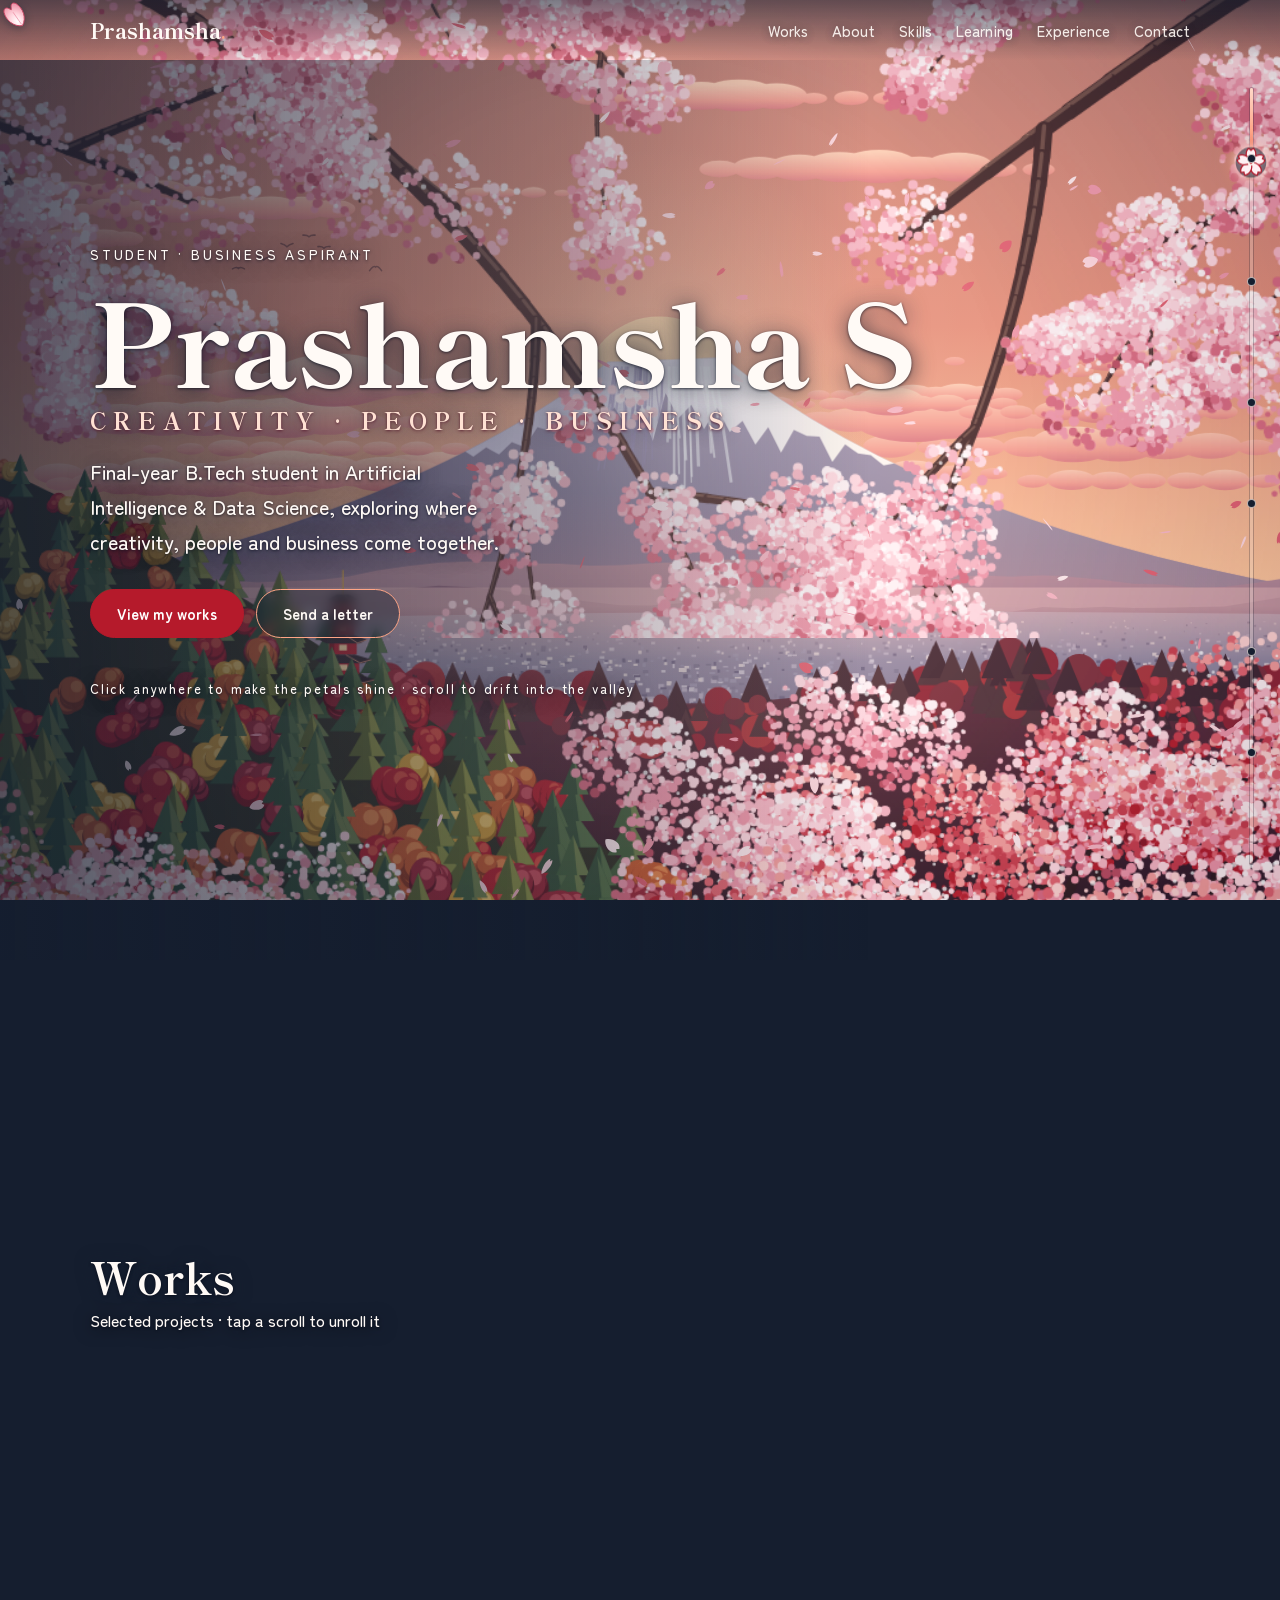
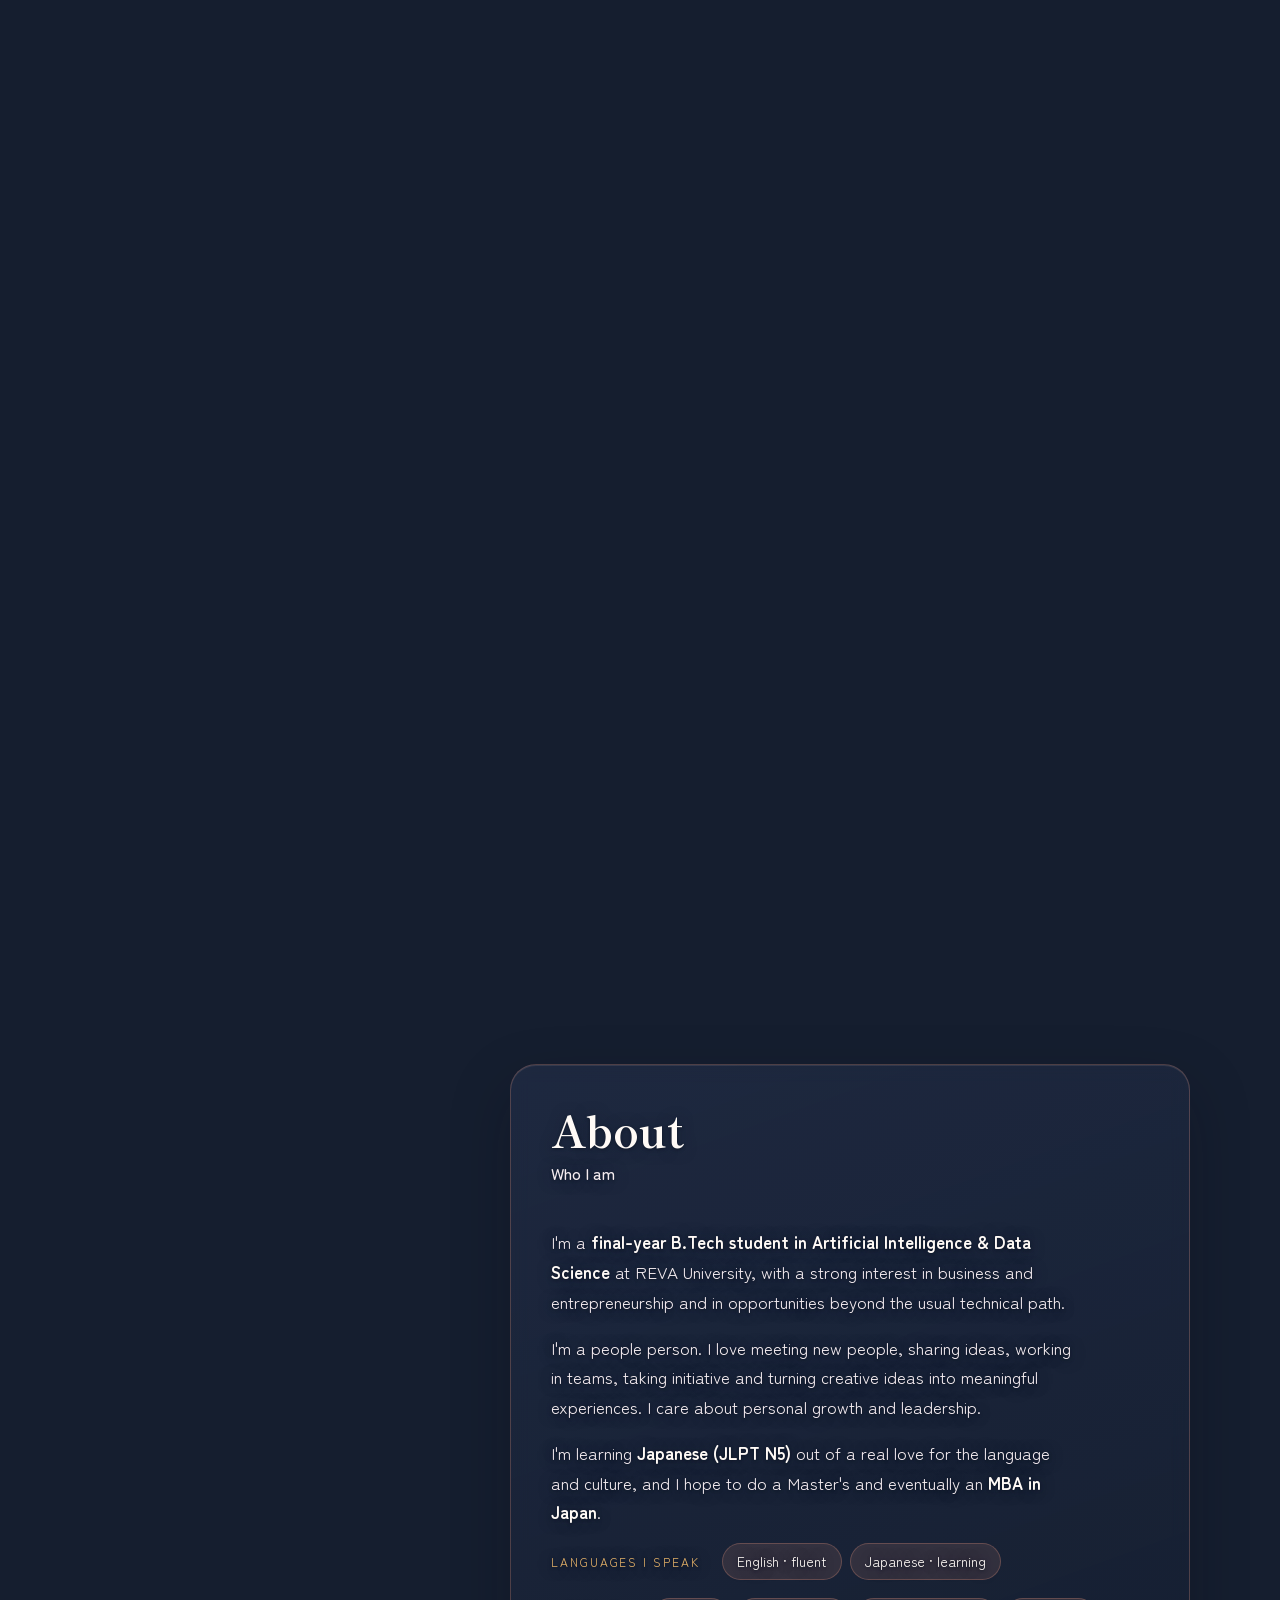
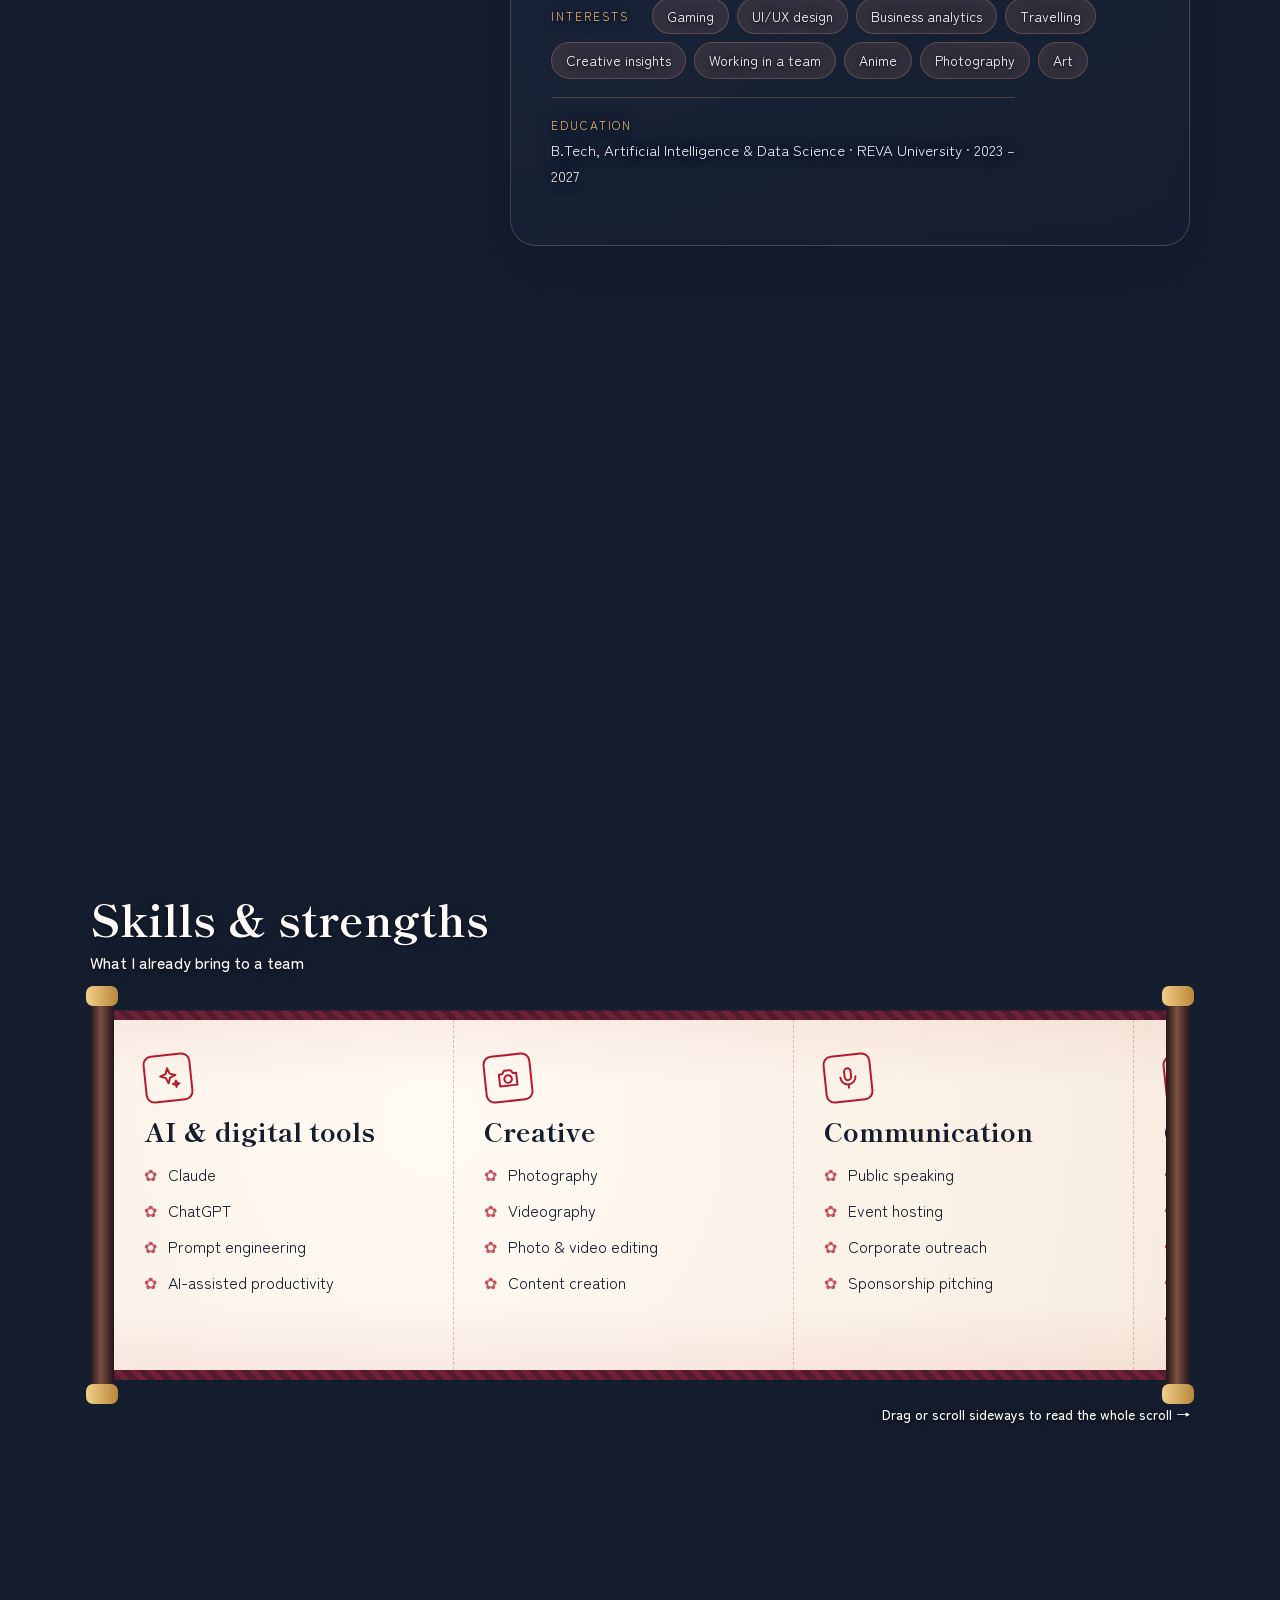
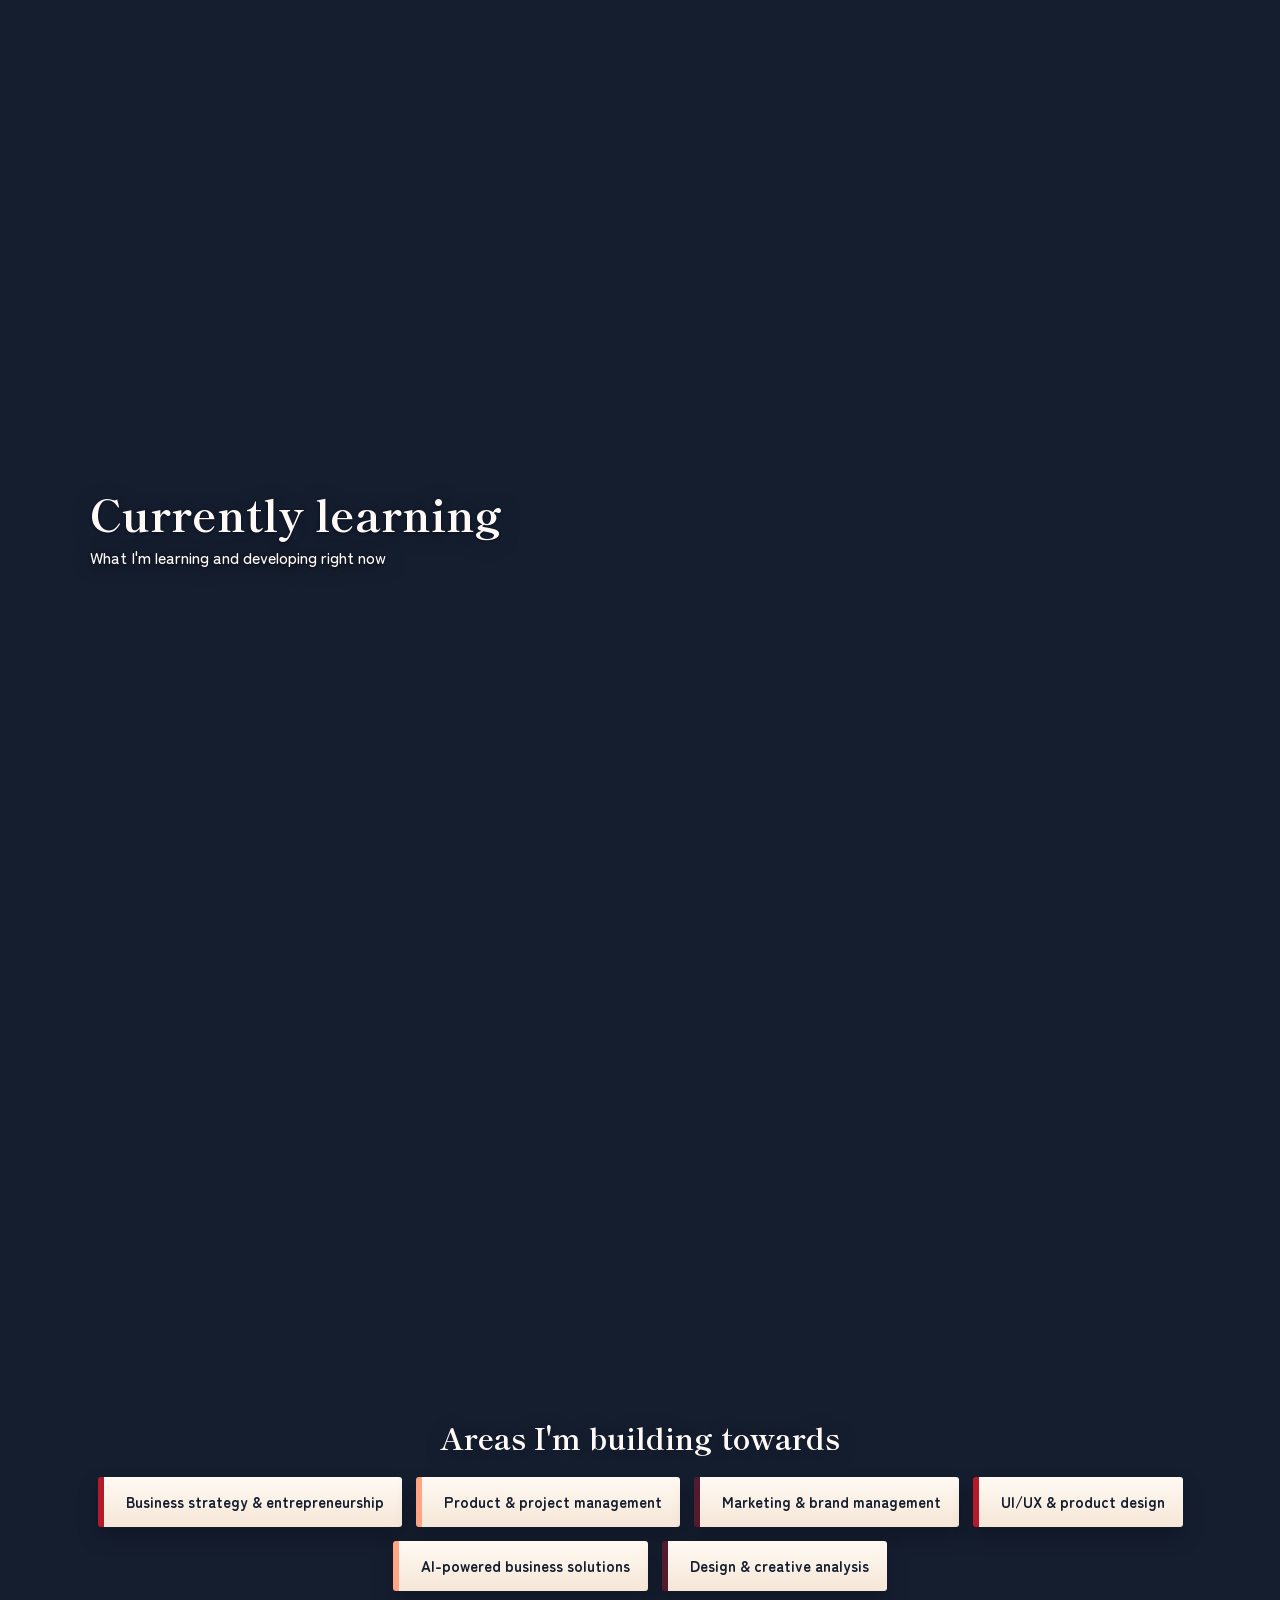
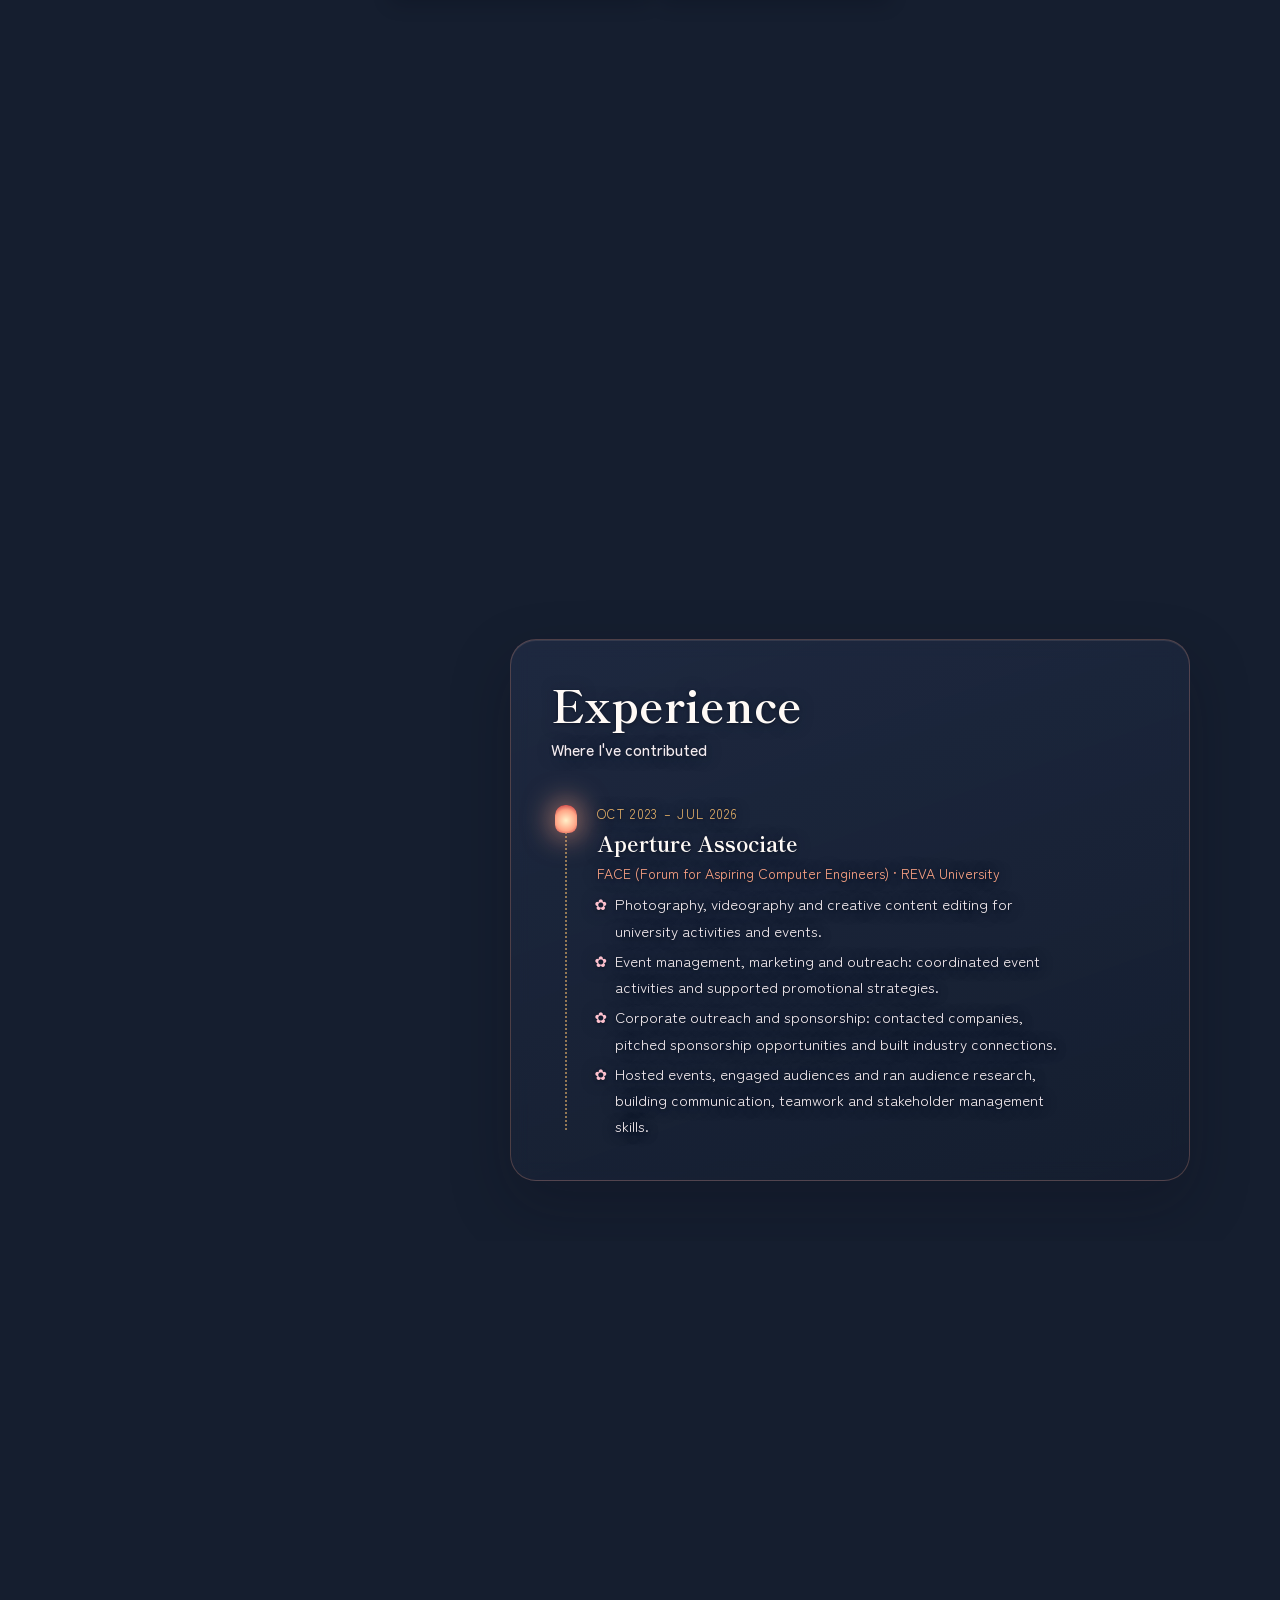
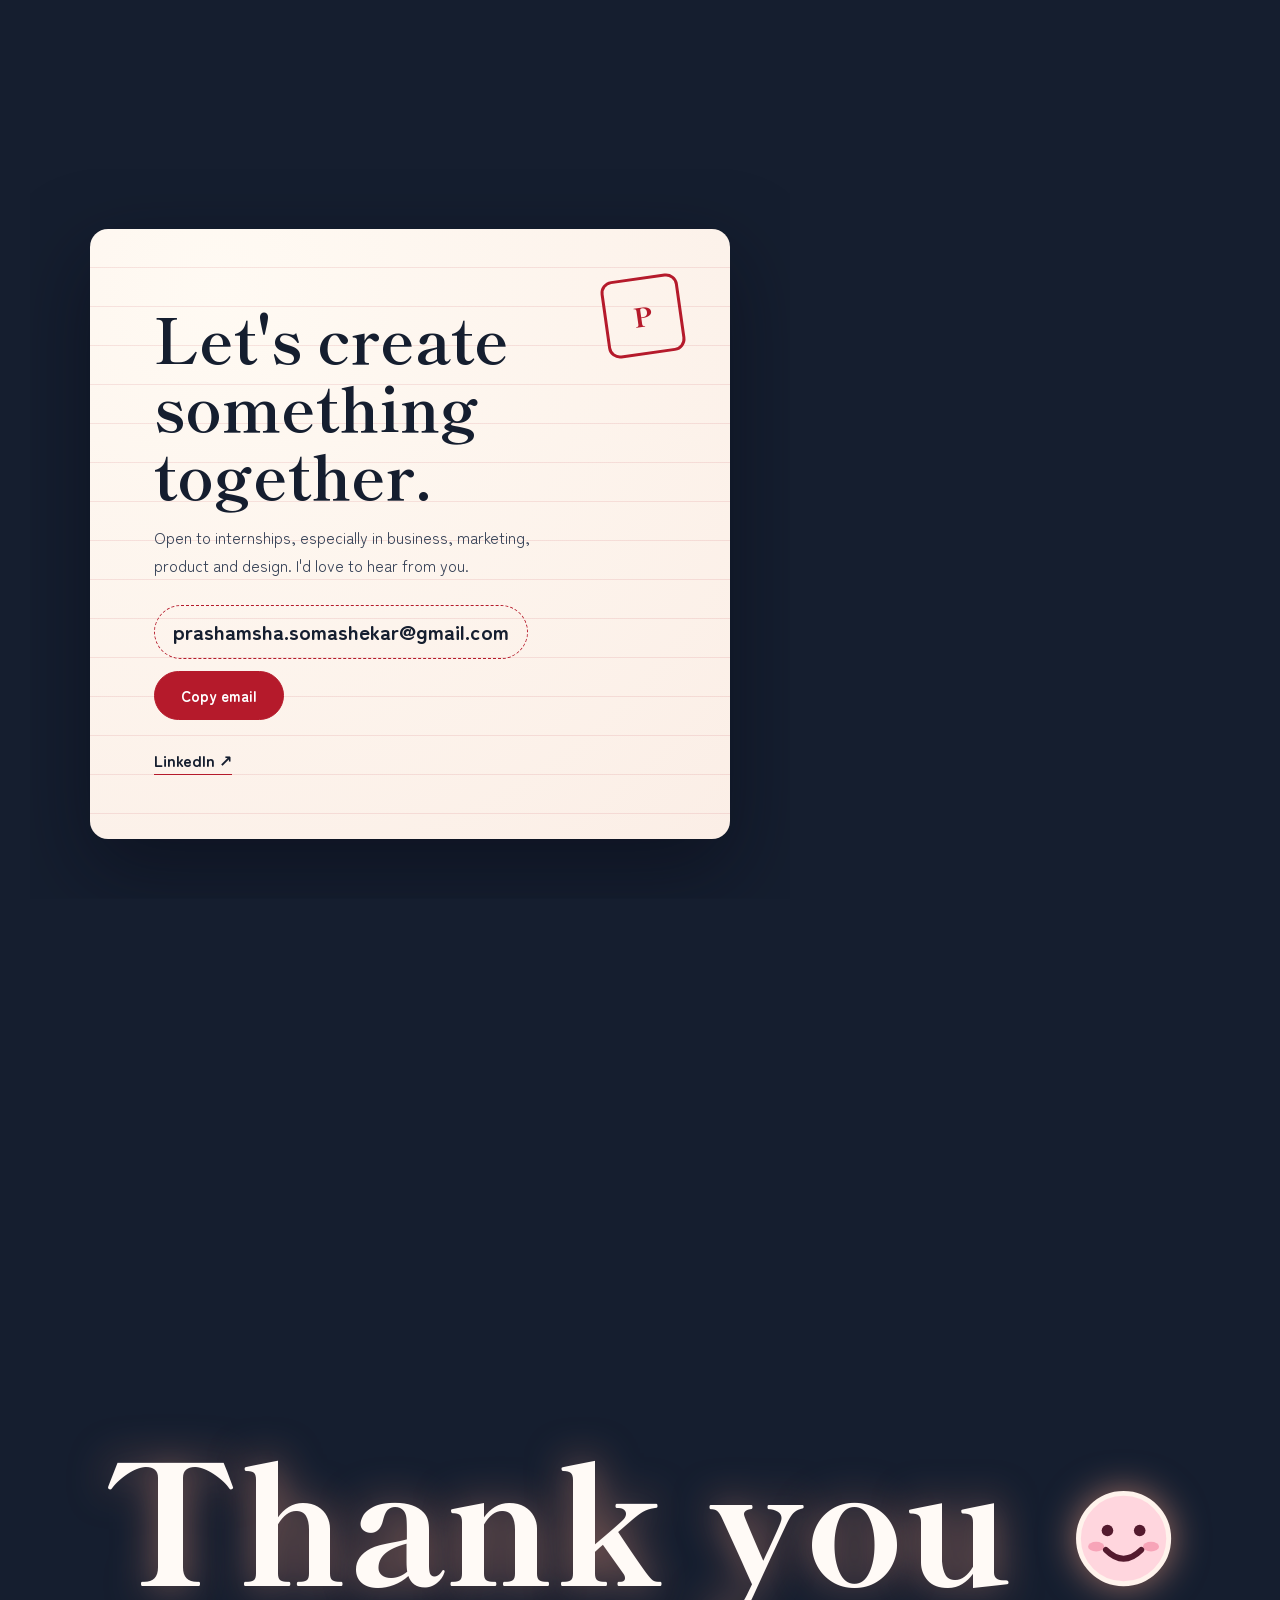
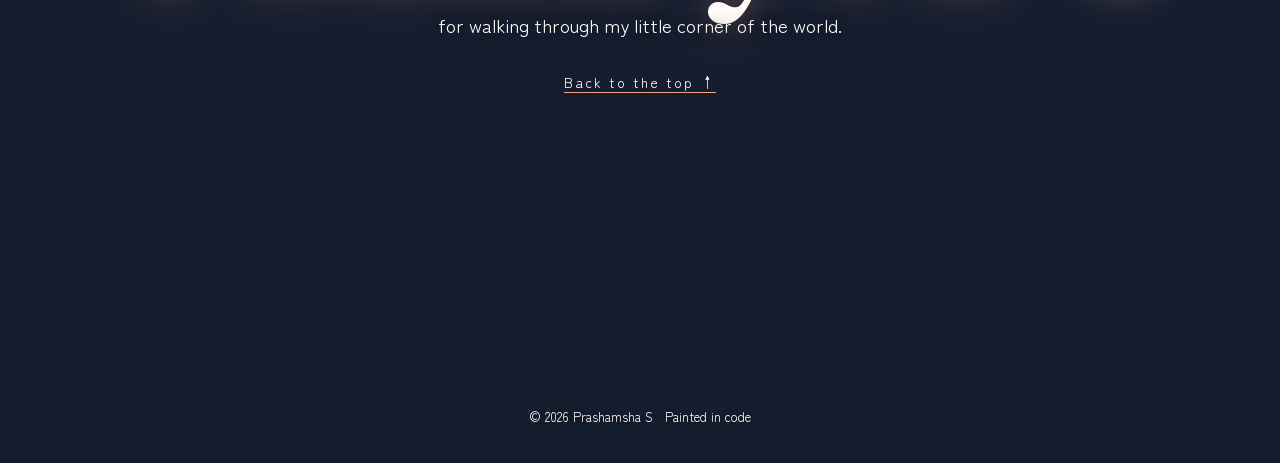
<file: index.html>
<!doctype html>
<html lang="en">
<head>
  <meta charset="utf-8">
  <meta name="viewport" content="width=device-width, initial-scale=1, viewport-fit=cover">
  <title>Prashamsha S Portfolio</title>
  <meta name="description" content="Portfolio of Prashamsha S: final-year B.Tech student in AI & Data Science exploring business, design and people. Projects, skills, learning and experience.">
  <link rel="preconnect" href="https://fonts.googleapis.com">
  <link rel="stylesheet" href="https://fonts.googleapis.com/css2?family=Shippori+Mincho:wght@500;700;800&family=Zen+Maru+Gothic:wght@400;500;700&display=swap">
  <link rel="stylesheet" href="style.css?v=515529fd">
</head>
<body>
<canvas id="world" aria-hidden="true"></canvas>
<canvas id="fx" aria-hidden="true"></canvas>
<div id="rail" aria-hidden="true">
  <div class="track"><i class="fill"></i></div>
  <div class="bud"><svg viewBox="-12 -12 24 24"><circle r="11.5" fill="rgba(21,30,47,.55)"/><g fill="#fff0f3" stroke="#B51A2B" stroke-width=".9"><path transform="rotate(0)" d="M0 0C-4.5-3-4.5-8.5-1.6-10.5L0-9 1.6-10.5C4.5-8.5 4.5-3 0 0Z"/><path transform="rotate(72)" d="M0 0C-4.5-3-4.5-8.5-1.6-10.5L0-9 1.6-10.5C4.5-8.5 4.5-3 0 0Z"/><path transform="rotate(144)" d="M0 0C-4.5-3-4.5-8.5-1.6-10.5L0-9 1.6-10.5C4.5-8.5 4.5-3 0 0Z"/><path transform="rotate(216)" d="M0 0C-4.5-3-4.5-8.5-1.6-10.5L0-9 1.6-10.5C4.5-8.5 4.5-3 0 0Z"/><path transform="rotate(288)" d="M0 0C-4.5-3-4.5-8.5-1.6-10.5L0-9 1.6-10.5C4.5-8.5 4.5-3 0 0Z"/></g><circle r="2.4" fill="#fff3ec"/><circle r="1.1" fill="#B51A2B"/></svg></div>
</div>
<div id="kcur" aria-hidden="true">
  <svg viewBox="0 0 30 30" width="30" height="30">
    <defs><radialGradient id="pcG" cx=".4" cy=".75" r=".8"><stop offset="0" stop-color="#ffffff"/><stop offset=".45" stop-color="#ffd6de"/><stop offset="1" stop-color="#ef93a8"/></radialGradient></defs>
    <g transform="rotate(-35 15 15)">
      <path d="M15 28 C7 24 4.5 14 7.5 6.5 C9.5 3 12 3.5 13.5 6 L15 8.5 L16.5 6 C18 3.5 20.5 3 22.5 6.5 C25.5 14 23 24 15 28Z" fill="url(#pcG)" stroke="#c94a66" stroke-width=".9"/>
      <path d="M15 26 L15 12" stroke="#e87a96" stroke-width=".8" stroke-linecap="round" opacity=".7"/>
    </g>
  </svg>
</div>

<nav>
  <div class="wrap">
    <a class="logo" href="#top">Prashamsha<b>.</b></a>
    <ul>
      <li><a class="l" href="#works">Works</a></li>
      <li class="hide-sm"><a class="l" href="#about">About</a></li>
      <li class="hide-sm"><a class="l" href="#skills">Skills</a></li>
      <li class="hide-sm"><a class="l" href="#learning">Learning</a></li>
      <li class="hide-sm"><a class="l" href="#experience">Experience</a></li>
      <li><a class="l" href="#contact">Contact</a></li>
    </ul>
  </div>
</nav>

<main id="top">
  <div class="hero-shade"></div>
  <div class="wrap">
    <header class="hero">
      <div class="hero-copy">
        <div class="eyebrow"><span>Student · Business aspirant</span></div>
        <h1>Prashamsha S<span>CREATIVITY · PEOPLE · BUSINESS</span></h1>
        <p class="lede">Final-year B.Tech student in Artificial Intelligence &amp; Data Science, exploring where creativity, people and business come together.</p>
        <div class="cta">
          <a class="btn primary" href="#works">View my works</a>
          <a class="btn" href="#contact">Send a letter</a>
        </div>
        <div class="hint">Click anywhere to make the petals shine · scroll to drift into the valley</div>
      </div>
    </header>
  </div>

  <section id="works">
    <div class="wrap reveal">
      <div class="panel">
        <div class="head"><div><h2>Works</h2><p>Selected projects · tap a scroll to unroll it</p></div></div>
        <div class="scrolls">
          <article class="kj open">
            <div class="rod"></div>
            <div class="mount"><div class="paper">
              <button class="kj-head" type="button" aria-expanded="true">
                <span class="kind">Healthcare initiative</span>
                <h3>WellHer: women's healthcare initiative</h3>
                <span class="toggle">Roll up ↑</span>
              </button>
              <div class="kj-body"><div><div class="in">
                <p>Studied women's healthcare needs and developed a platform aimed at better accessibility, awareness and user experience in women's wellness.</p>
                <div class="tags"><span class="tag">User research</span><span class="tag">Wellness</span><span class="tag">UX</span></div>
              </div></div></div>
            </div></div>
            <div class="rod"></div>
          </article>
          <article class="kj">
            <div class="rod"></div>
            <div class="mount"><div class="paper">
              <button class="kj-head" type="button" aria-expanded="false">
                <span class="kind">Market research</span>
                <h3>Market research &amp; consumer behaviour</h3>
                <span class="toggle">Unroll ↓</span>
              </button>
              <div class="kj-body"><div><div class="in">
                <p>Studied consumer preferences, buying behaviour and market trends. Explored customer segments, competitor positioning and growth opportunities to recommend ways to improve engagement and marketing.</p>
                <div class="tags"><span class="tag">Segmentation</span><span class="tag">Competitor analysis</span><span class="tag">Marketing strategy</span></div>
              </div></div></div>
            </div></div>
            <div class="rod"></div>
          </article>
          <article class="kj">
            <div class="rod"></div>
            <div class="mount"><div class="paper">
              <button class="kj-head" type="button" aria-expanded="false">
                <span class="kind">Data analysis</span>
                <h3>Student risk analysis</h3>
                <span class="toggle">Unroll ↓</span>
              </button>
              <div class="kj-body"><div><div class="in">
                <p>Explored student challenges and academic risk factors to find where institutions could improve student support and step in earlier.</p>
                <div class="tags"><span class="tag">Education</span><span class="tag">Risk factors</span><span class="tag">Insights</span></div>
              </div></div></div>
            </div></div>
            <div class="rod"></div>
          </article>
          <article class="kj">
            <div class="rod"></div>
            <div class="mount"><div class="paper">
              <button class="kj-head" type="button" aria-expanded="false">
                <span class="kind">Data analysis</span>
                <h3>Traffic analysis</h3>
                <span class="toggle">Unroll ↓</span>
              </button>
              <div class="kj-body"><div><div class="in">
                <p>Analysed traffic patterns and congestion trends to understand transport challenges and spot data-driven ideas for better traffic management.</p>
                <div class="tags"><span class="tag">Urban mobility</span><span class="tag">Trends</span></div>
              </div></div></div>
            </div></div>
            <div class="rod"></div>
          </article>
          <article class="kj">
            <div class="rod"></div>
            <div class="mount"><div class="paper">
              <button class="kj-head" type="button" aria-expanded="false">
                <span class="kind">Data analysis</span>
                <h3>Titanic survival analysis</h3>
                <span class="toggle">Unroll ↓</span>
              </button>
              <div class="kj-body"><div><div class="in">
                <p>Exploratory data analysis of passenger survival, turning the data into clear insights about demographics, passenger classes and survival trends.</p>
                <div class="tags"><span class="tag">EDA</span><span class="tag">Storytelling with data</span></div>
              </div></div></div>
            </div></div>
            <div class="rod"></div>
          </article>
        </div>
      </div>
    </div>
  </section>

  <section id="about">
    <div class="wrap reveal side-r">
      <div class="panel">
        <div class="head"><div><h2>About</h2><p>Who I am</p></div></div>
        <div class="about">
          <div>
            <p>I'm a <strong>final-year B.Tech student in Artificial Intelligence &amp; Data Science</strong> at REVA University, with a strong interest in business and entrepreneurship and in opportunities beyond the usual technical path.</p>
            <p>I'm a people person. I love meeting new people, sharing ideas, working in teams, taking initiative and turning creative ideas into meaningful experiences. I care about personal growth and leadership.</p>
            <p>I'm learning <strong>Japanese (JLPT N5)</strong> out of a real love for the language and culture, and I hope to do a Master's and eventually an <strong>MBA in Japan</strong>.</p>
            <div class="interests"><span class="lbl">Languages I speak</span><span>English · fluent</span><span>Japanese · learning</span></div>
            <div class="interests"><span class="lbl">Interests</span><span>Gaming</span><span>UI/UX design</span><span>Business analytics</span><span>Travelling</span><span>Creative insights</span><span>Working in a team</span><span>Anime</span><span>Photography</span><span>Art</span></div>
            <p class="edu"><span>Education</span> B.Tech, Artificial Intelligence &amp; Data Science · REVA University · 2023 – 2027</p>
          </div>
        </div>
      </div>
    </div>
  </section>

  <section id="skills">
    <div class="wrap reveal">
      <div class="head"><div><h2>Skills &amp; strengths</h2><p>What I already bring to a team</p></div></div>
      <div class="maki" id="maki">
        <span class="roller l" aria-hidden="true"></span>
        <div class="strip" id="strip" tabindex="0" aria-label="Skills scroll, scroll sideways to read">
          <div class="strip-inner">
            <div class="leaf">
              <span class="seal" aria-hidden="true"><svg viewBox="0 0 24 24" fill="none" stroke="currentColor" stroke-width="1.8" stroke-linecap="round" stroke-linejoin="round"><path d="M12 3l1.9 5.1L19 10l-5.1 1.9L12 17l-1.9-5.1L5 10l5.1-1.9z"/><path d="M19 15l.8 2.2L22 18l-2.2.8L19 21l-.8-2.2L16 18l2.2-.8z"/></svg></span>
              <h3>AI &amp; digital tools</h3>
              <ul><li>Claude</li><li>ChatGPT</li><li>Prompt engineering</li><li>AI-assisted productivity</li></ul>
            </div>
            <div class="leaf">
              <span class="seal" aria-hidden="true"><svg viewBox="0 0 24 24" fill="none" stroke="currentColor" stroke-width="1.8" stroke-linecap="round" stroke-linejoin="round"><path d="M4 8h3l2-3h6l2 3h3v11H4z"/><circle cx="12" cy="13" r="3.5"/></svg></span>
              <h3>Creative</h3>
              <ul><li>Photography</li><li>Videography</li><li>Photo &amp; video editing</li><li>Content creation</li></ul>
            </div>
            <div class="leaf">
              <span class="seal" aria-hidden="true"><svg viewBox="0 0 24 24" fill="none" stroke="currentColor" stroke-width="1.8" stroke-linecap="round" stroke-linejoin="round"><rect x="9" y="3" width="6" height="11" rx="3"/><path d="M5 11a7 7 0 0 0 14 0"/><path d="M12 18v3"/></svg></span>
              <h3>Communication</h3>
              <ul><li>Public speaking</li><li>Event hosting</li><li>Corporate outreach</li><li>Sponsorship pitching</li></ul>
            </div>
            <div class="leaf">
              <span class="seal" aria-hidden="true"><svg viewBox="0 0 24 24" fill="none" stroke="currentColor" stroke-width="1.8" stroke-linecap="round" stroke-linejoin="round"><rect x="3" y="5" width="18" height="16" rx="2"/><path d="M3 10h18M8 3v4M16 3v4"/><path d="M8 15l2.5 2.5L16 13"/></svg></span>
              <h3>Coordination</h3>
              <ul><li>Event management</li><li>Team collaboration</li><li>Marketing coordination</li><li>Planning</li><li>Basic data analytics</li></ul>
            </div>
            <div class="leaf end" aria-hidden="true">
              <svg viewBox="0 0 160 120" fill="none"><path d="M6 110 C40 80 70 70 100 40 C115 25 130 18 154 10" stroke="#3a2127" stroke-width="3.5" stroke-linecap="round"/><path d="M72 66 C80 80 92 86 104 88" stroke="#3a2127" stroke-width="2" stroke-linecap="round"/><g fill="#ef93a8"><circle cx="100" cy="38" r="7"/><circle cx="118" cy="26" r="6"/><circle cx="140" cy="16" r="6"/><circle cx="104" cy="88" r="6"/><circle cx="60" cy="72" r="5"/></g><g fill="#ffd6de"><circle cx="97" cy="35" r="3"/><circle cx="116" cy="23" r="2.5"/><circle cx="137" cy="13" r="2.5"/><circle cx="101" cy="85" r="2.5"/></g></svg>
              <span>Always growing</span>
            </div>
          </div>
        </div>
        <span class="roller r" aria-hidden="true"></span>
      </div>
      <p class="strip-hint" id="strip-hint" hidden>Drag or scroll sideways to read the whole scroll →</p>
    </div>
  </section>

  <section id="learning">
    <div class="wrap reveal">
      <div class="head"><div><h2>Currently learning</h2><p>What I'm learning and developing right now</p></div></div>
      <div class="learn">
        <article class="kj"><div class="rod"></div><div class="mount"><div class="paper">
          <svg class="icon" viewBox="0 0 24 24" fill="none" stroke="currentColor" stroke-width="1.6" stroke-linecap="round" stroke-linejoin="round" aria-hidden="true"><path d="M4 5h16v11H9l-5 4V5z"/><path d="M8 9h8M8 12h5"/></svg>
          <h3>Languages</h3><ul><li>Japanese (JLPT N5 prep)</li></ul>
        </div></div><div class="rod"></div></article>
        <article class="kj"><div class="rod"></div><div class="mount"><div class="paper">
          <svg class="icon" viewBox="0 0 24 24" fill="none" stroke="currentColor" stroke-width="1.6" stroke-linecap="round" stroke-linejoin="round" aria-hidden="true"><path d="M12 19l7-7 3 3-7 7-3-3z"/><path d="M18 13l-1.5-7.5L2 2l3.5 14.5L13 18l5-5z"/><path d="M2 2l7.6 7.6"/><circle cx="11" cy="11" r="2"/></svg>
          <h3>Creative &amp; design</h3><ul><li>Website design</li><li>UI/UX fundamentals</li><li>Presentation design</li><li>Posters &amp; visual communication</li></ul>
        </div></div><div class="rod"></div></article>
        <article class="kj"><div class="rod"></div><div class="mount"><div class="paper">
          <svg class="icon" viewBox="0 0 24 24" fill="none" stroke="currentColor" stroke-width="1.6" stroke-linecap="round" stroke-linejoin="round" aria-hidden="true"><path d="M3 20h18"/><path d="M6 16l4-5 3 3 5-7"/><path d="M15 7h3v3"/></svg>
          <h3>Business &amp; management</h3><ul><li>Business fundamentals</li><li>Marketing &amp; business development</li><li>Product management</li><li>Market research &amp; consumer behaviour</li></ul>
        </div></div><div class="rod"></div></article>
        <article class="kj"><div class="rod"></div><div class="mount"><div class="paper">
          <svg class="icon" viewBox="0 0 24 24" fill="none" stroke="currentColor" stroke-width="1.6" stroke-linecap="round" stroke-linejoin="round" aria-hidden="true"><rect x="3" y="4" width="18" height="16" rx="2"/><path d="M3 9h18"/><path d="M7 6.5h.01M10 6.5h.01"/></svg>
          <h3>Business tools</h3><ul><li>Figma &amp; Canva</li><li>PowerPoint &amp; Excel</li><li>Power BI</li><li>CRM tools</li></ul>
        </div></div><div class="rod"></div></article>
        <article class="kj"><div class="rod"></div><div class="mount"><div class="paper">
          <svg class="icon" viewBox="0 0 24 24" fill="none" stroke="currentColor" stroke-width="1.6" stroke-linecap="round" stroke-linejoin="round" aria-hidden="true"><circle cx="9" cy="8" r="3"/><path d="M3 20a6 6 0 0 1 12 0"/><path d="M16 4a3 3 0 0 1 0 6M18 20a6 6 0 0 0-3-5.2"/></svg>
          <h3>Professional growth</h3><ul><li>Communication &amp; negotiation</li><li>Pitching</li><li>Leadership &amp; networking</li><li>Stakeholder management</li></ul>
        </div></div><div class="rod"></div></article>
      </div>
      <div class="towards">
        <h3>Areas I'm building towards</h3>
        <div class="tanzaku">
          <span>Business strategy &amp; entrepreneurship</span><span>Product &amp; project management</span><span>Marketing &amp; brand management</span><span>UI/UX &amp; product design</span><span>AI-powered business solutions</span><span>Design &amp; creative analysis</span>
        </div>
      </div>
    </div>
  </section>

  <section id="experience">
    <div class="wrap reveal side-r">
      <div class="panel">
        <div class="head"><div><h2>Experience</h2><p>Where I've contributed</p></div></div>
        <ol class="path">
          <li><div class="when">OCT 2023 – JUL 2026</div><h3>Aperture Associate</h3><div class="org">FACE (Forum for Aspiring Computer Engineers) · REVA University</div><ul>
            <li>Photography, videography and creative content editing for university activities and events.</li>
            <li>Event management, marketing and outreach: coordinated event activities and supported promotional strategies.</li>
            <li>Corporate outreach and sponsorship: contacted companies, pitched sponsorship opportunities and built industry connections.</li>
            <li>Hosted events, engaged audiences and ran audience research, building communication, teamwork and stakeholder management skills.</li>
          </ul></li>
        </ol>
      </div>
    </div>
  </section>

  <section id="contact">
    <div class="wrap reveal side-l">
      <div class="letter">
        <div class="hanko" aria-hidden="true">P</div>
        <h2>Let's create something together.</h2>
        <p>Open to internships, especially in business, marketing, product and design. I'd love to hear from you.</p>
        <div class="mail">
          <code id="email">prashamsha.somashekar@gmail.com</code>
          <button class="btn" id="copy" type="button">Copy email</button>
        </div>
        <div class="socials">
          <a href="https://www.linkedin.com/in/prashamsha-somshekar/" target="_blank" rel="noopener">LinkedIn ↗</a>
        </div>
      </div>
    </div>
  </section>

  <section class="thanks" id="thanks">
    <div class="wrap">
      <div>
        <h2>Thank you <svg class="smile" viewBox="0 0 64 64" role="img" aria-label="smiley face"><circle cx="32" cy="32" r="28" fill="#ffd6de" stroke="#fff3ec" stroke-width="3"/><circle cx="22" cy="27" r="3.6" fill="#541A2E"/><circle cx="42" cy="27" r="3.6" fill="#541A2E"/><ellipse cx="15" cy="37" rx="5" ry="3" fill="#f48fa8" opacity=".7"/><ellipse cx="49" cy="37" rx="5" ry="3" fill="#f48fa8" opacity=".7"/><path d="M21 39 Q32 50 43 39" fill="none" stroke="#541A2E" stroke-width="3.6" stroke-linecap="round"/></svg></h2>
        <p>for walking through my little corner of the world.</p>
        <a class="top" href="#top">Back to the top ↑</a>
      </div>
    </div>
    <div class="wrap"><footer><span>© 2026 Prashamsha S</span><span>Painted in code</span></footer></div>
  </section>
</main>

<script src="script.js?v=515529fd"></script>
</body>
</html>
</file>
<file: style.css>
/* Base reset */
html { -webkit-text-size-adjust: 100%; }
body { margin: 0; }
img { max-width: 100%; }
[hidden] { display: none !important; }
/* Layout: a painted multi-layer Fuji vista (canvas) you fly down into as you scroll, peach sunset to crimson dusk to navy night; content floats on ink-navy glass panels */
:root {
  --ink: #151E2F;
  --navy: #242F49;
  --slate: #384358;
  --peach: #FFA586;
  --crimson: #B51A2B;
  --wine: #541A2E;
  --paper: #fffaf6;
  --muted: #f4ecf0;
  --sakura: #ffc2cf;
  --gold: #e8b46a;
  --line: rgba(255, 165, 134, .24);
  --display: "Shippori Mincho", "Yu Mincho", Georgia, serif;
  --body: "Zen Maru Gothic", "Segoe UI", system-ui, sans-serif;
  color-scheme: dark;
}
* { box-sizing: border-box; }
html { scroll-behavior: smooth; }
body { background: var(--ink); color: var(--paper); font: 16px/1.75 var(--body); overflow-x: hidden; }
#world, #fx { position: fixed; inset: 0; width: 100%; height: 100%; display: block; pointer-events: none; }
#world { z-index: 0; background: linear-gradient(#e9a08f, #ffcfa0 50%, #541A2E); }
#fx { z-index: 30; }
.wrap { position: relative; z-index: 1; max-width: 1140px; margin: 0 auto;
  padding-left: max(20px, env(safe-area-inset-left, 0px)); padding-right: max(20px, env(safe-area-inset-right, 0px)); }
body::before { content: ""; position: fixed; inset: 0 0 auto; height: env(safe-area-inset-top, 0px); z-index: 10; background: var(--ink); }
a:focus-visible, button:focus-visible, canvas:focus-visible { outline: 2px solid var(--peach); outline-offset: 3px; border-radius: 8px; }
main { position: relative; }

/* Katana cursor */
#kcur { position: fixed; left: 0; top: 0; z-index: 40; width: 30px; height: 30px; pointer-events: none; display: none; will-change: transform; }
#kcur svg { display: block; transition: transform .25s cubic-bezier(.3,1.6,.5,1), filter .25s; filter: drop-shadow(0 2px 4px rgba(21,30,47,.45)); }
html.kc #kcur { display: block; }
html.kc, html.kc * { cursor: none !important; }
#kcur.hot svg { transform: scale(1.25); filter: drop-shadow(0 0 6px #ffd6de); }
#kcur.shine svg { animation: shine .6s ease-out; }
@keyframes shine {
  0% { transform: scale(1); filter: drop-shadow(0 0 0 #fff) brightness(1); }
  30% { transform: scale(1.6); filter: drop-shadow(0 0 14px #fff) drop-shadow(0 0 26px #ffc2cf) brightness(1.6); }
  100% { transform: scale(1); filter: drop-shadow(0 2px 4px rgba(21,30,47,.45)) brightness(1); }
}

/* Nav */
nav { position: sticky; top: env(safe-area-inset-top, 0px); z-index: 6; background: linear-gradient(rgba(21, 30, 47, .55), transparent); }
nav .wrap { display: flex; align-items: center; justify-content: space-between; gap: 16px; padding-block: 16px; }
.logo { font: 800 21px/1 var(--display); color: var(--paper); text-decoration: none; }
.logo b { color: var(--peach); }
nav ul { list-style: none; display: flex; gap: 24px; margin: 0; padding: 0; }
nav a.l { color: var(--paper); text-decoration: none; font: 500 15px/1 var(--body); opacity: .9; text-shadow: 0 1px 8px rgba(21,30,47,.6); }
nav a.l:hover { opacity: 1; color: var(--peach); }

/* Hero */
.hero-shade { position: absolute; z-index: 0; inset: 0 0 auto 0; height: min(1000px, 100vh); pointer-events: none;
  background: linear-gradient(90deg, rgba(21, 30, 47, .68), rgba(21, 30, 47, .3) 45%, transparent 68%); }
.hero { min-height: min(860px, 92vh); display: grid; align-items: center; padding-block: 48px; }
.hero-copy { max-width: 620px; }
.hero > * { min-width: 0; }
.hero-copy { text-shadow: 0 1px 3px rgba(10, 14, 28, .7), 0 2px 22px rgba(21, 30, 47, .75); }
.eyebrow { font: 500 14px/1 var(--body); letter-spacing: .2em; text-transform: uppercase; display: flex; gap: 12px; flex-wrap: wrap; align-items: center; }
.eyebrow .jp { font-family: var(--display); color: var(--peach); letter-spacing: .3em; }
h1 { font: 800 clamp(42px, 9vw, 124px)/.95 var(--display); margin: 22px 0 22px; white-space: nowrap; }
h1 span { display: block; font-size: .2em; letter-spacing: .3em; color: #ffe2d4; margin-top: 18px; font-weight: 800; text-shadow: 0 1px 3px rgba(84, 26, 46, .9), 0 0 18px rgba(21, 30, 47, .8); }
.lede { font-weight: 500; font-size: clamp(17px, 2vw, 20px); max-width: 42ch; margin: 0 0 30px; }
.cta { display: flex; gap: 12px; flex-wrap: wrap; }
.btn { display: inline-flex; align-items: center; gap: 10px; text-decoration: none; cursor: pointer; text-shadow: none;
  font: 700 15px/1 var(--body); padding: 16px 26px; border-radius: 999px; border: 1.5px solid var(--peach);
  color: var(--paper); background: rgba(21, 30, 47, .4); backdrop-filter: blur(6px); -webkit-backdrop-filter: blur(6px);
  transition: transform .25s, background .25s, box-shadow .25s; }
.btn:hover { transform: translateY(-2px); box-shadow: 0 8px 26px rgba(255, 165, 134, .4); }
.btn.primary { background: var(--crimson); border-color: var(--crimson); color: #fff; }
.hint { margin-top: 40px; font-size: 13px; font-weight: 500; letter-spacing: .14em; }

/* Sections: compact see-through panels that alternate sides so the painting shows */
section { padding-block: 36vh; }
.panel { border-radius: 26px; padding: clamp(22px, 3.5vw, 40px); border: 1px solid var(--line);
  background: linear-gradient(160deg, rgba(36, 47, 73, .62), rgba(21, 30, 47, .74));
  backdrop-filter: blur(9px) saturate(1.1); -webkit-backdrop-filter: blur(9px) saturate(1.1);
  box-shadow: 0 24px 60px rgba(10, 12, 25, .25), inset 0 1px 0 rgba(255, 220, 200, .1); text-shadow: 0 1px 3px rgba(10, 14, 28, .55), 0 1px 14px rgba(21, 30, 47, .6); }
.side-l > * { max-width: 640px; }
.side-r > * { max-width: 680px; margin-left: auto; }
#works .panel { background: none; border: 0; box-shadow: none; backdrop-filter: none; -webkit-backdrop-filter: none; padding-inline: 0; text-shadow: 0 1px 3px rgba(10, 14, 28, .9), 0 2px 18px rgba(21, 30, 47, .9); }
#works .head p { color: var(--paper); }
.head { display: flex; align-items: flex-end; gap: 20px; margin-bottom: 40px; flex-wrap: wrap; }
.kanji { font: 800 clamp(54px, 8vw, 84px)/.9 var(--display); color: var(--peach); text-shadow: 0 0 30px rgba(255, 140, 110, .35); }
h2 { font: 700 clamp(28px, 4vw, 44px)/1.1 var(--display); margin: 0 0 6px; }
.head p { margin: 0; color: var(--muted); font-size: 16px; font-weight: 500; }

/* Slash reveal */
.reveal { position: relative; }
.reveal > * { clip-path: inset(-60px -60px -60px -60px); transition: clip-path .8s cubic-bezier(.7, 0, .2, 1); }
.js .reveal.pending > * { clip-path: inset(50% 0 50% 0); }
.reveal::after { content: ""; position: absolute; z-index: 3; left: -4%; right: -4%; top: 50%; height: 3px; margin-top: -1.5px; border-radius: 3px; pointer-events: none;
  background: linear-gradient(90deg, transparent, #fff 15%, var(--peach) 70%, var(--crimson) 90%, transparent); box-shadow: 0 0 20px 4px rgba(255, 165, 134, .8);
  transform: scaleX(0); transform-origin: left; opacity: 0; }
.reveal.cut::after { animation: slashline .95s ease-out forwards; }
@keyframes slashline { 0% { transform: scaleX(0); opacity: 1; } 32% { transform: scaleX(1); opacity: 1; } 100% { transform: scaleX(1); opacity: 0; } }

/* Hanging scrolls */
.scrolls { display: grid; grid-template-columns: repeat(auto-fit, minmax(min(100%, 260px), 1fr)); gap: 40px 30px; align-items: start; padding-top: 30px; }
.kj { position: relative; min-width: 0; }
.kj .mount { box-shadow: 0 18px 30px -6px rgba(8, 10, 22, .5); }
.kj::before { content: ""; position: absolute; left: 50%; top: -30px; width: 56px; height: 30px; transform: translateX(-50%);
  background:
    linear-gradient(to top right, transparent calc(50% - 1px), var(--gold) 50%, transparent calc(50% + 1px)) left / 50% 100% no-repeat,
    linear-gradient(to top left, transparent calc(50% - 1px), var(--gold) 50%, transparent calc(50% + 1px)) right / 50% 100% no-repeat; }
.kj::after { content: ""; position: absolute; left: 50%; top: -34px; width: 8px; height: 8px; margin-left: -4px; border-radius: 50%; background: var(--gold); }
.rod { position: relative; height: 16px; margin: 0 -8px; border-radius: 8px; background: linear-gradient(#5a3a33, #2a1a22); }
.rod::before, .rod::after { content: ""; position: absolute; top: -3px; width: 14px; height: 22px; border-radius: 6px; background: linear-gradient(90deg, #f3cf8a, #b8873a); }
.rod::before { left: -8px; } .rod::after { right: -8px; }
.mount { padding: 0 12px; background: repeating-linear-gradient(45deg, var(--wine) 0 6px, #6e2238 6px 12px); }
.paper, .paper *, .strip-inner, .strip-inner *, .letter, .letter * { text-shadow: none !important; -webkit-font-smoothing: antialiased; }
.paper { position: relative; overflow: hidden; color: var(--ink); background: radial-gradient(circle at 30% 20%, #fffaf3, #f8ebdd 70%); }
.paper .wm { position: absolute; right: 10px; top: 14px; font: 800 64px/1 var(--display); color: rgba(181, 26, 43, .14); writing-mode: vertical-rl; pointer-events: none; }
.kj-head { all: unset; box-sizing: border-box; display: grid; gap: 6px; width: 100%; padding: 22px 20px 16px; cursor: pointer; }
.kj-head:focus-visible { outline: 2px solid var(--crimson); outline-offset: -4px; border-radius: 4px; }
.kj .kind { font-size: 12px; letter-spacing: .14em; text-transform: uppercase; color: var(--crimson); font-variant-numeric: tabular-nums; }
.kj h3 { font: 800 22px/1.25 var(--display); margin: 0; padding-right: 40px; }
.kj .toggle { font-size: 13px; color: var(--slate); font-weight: 700; }
.kj-body { display: grid; grid-template-rows: 0fr; transition: grid-template-rows 1.5s cubic-bezier(.45, .05, .25, 1); }
.kj.open .kj-body { grid-template-rows: 1fr; }
.kj-body > div { overflow: hidden; }
.kj-body .in { padding: 0 20px 22px; }
.kj-body p { margin: 0 0 14px; font-size: 15px; color: #2a3346; }
.tags { display: flex; flex-wrap: wrap; gap: 8px; }
.tag { font-size: 12px; padding: 4px 10px; border-radius: 999px; background: #ffe3da; color: #8f1f30; }

/* About + ranks */
.about { display: grid; grid-template-columns: 1fr; gap: 28px; }
.about > * { min-width: 0; }
.about p { font-size: 17px; color: var(--muted); margin: 0 0 16px; max-width: 58ch; }
.about strong { color: var(--paper); }
.ranks { list-style: none; margin: 0; padding: 0; display: grid; }
.ranks li { display: grid; grid-template-columns: 1fr auto; gap: 6px 16px; padding-block: 12px; border-bottom: 1px solid var(--line); }
.ranks .name { font-weight: 700; }
.ranks .rank { font-family: var(--display); color: var(--peach); }
.pips { grid-column: 1 / -1; display: flex; gap: 8px; }
.pips i { width: 14px; height: 14px; border-radius: 50% 0 50% 50%; transform: rotate(-45deg); border: 1.5px solid var(--peach); }
.pips i.on { background: radial-gradient(circle at 35% 35%, #ffe2d6, var(--crimson)); border-color: var(--crimson); }
.ranks-note { font-size: 13px; color: var(--muted); margin-top: 14px; }

/* Path: lanterns */
.path { list-style: none; margin: 0; padding: 0 0 0 46px; position: relative; display: grid; gap: 34px; }
.path::before { content: ""; position: absolute; left: 14px; top: 10px; bottom: 10px; border-left: 2px dotted rgba(232, 180, 106, .6); }
.path > li { position: relative; }
.path > li::before { content: ""; position: absolute; left: -42px; top: 2px; width: 22px; height: 28px; border-radius: 10px 10px 8px 8px;
  background: radial-gradient(circle at 50% 55%, #fff1c9, var(--peach) 55%, var(--crimson)); box-shadow: 0 0 26px 6px rgba(255, 165, 134, .5); }
.path .when { font-size: 13px; letter-spacing: .1em; color: var(--gold); font-variant-numeric: tabular-nums; }
.path h3 { font: 700 21px/1.3 var(--display); margin: 4px 0; }
.path p { margin: 0; color: var(--muted); font-size: 15px; max-width: 60ch; }
.path .org { font-size: 14px; color: var(--peach); margin-bottom: 6px; }
.path ul { margin: 0; padding: 0 0 0 18px; color: var(--muted); font-size: 15px; display: grid; gap: 4px; max-width: 60ch; }
.path ul li::marker { color: var(--sakura); content: "✿  "; }
/* Skills: horizontal handscroll (emakimono) */
.maki { position: relative; padding-inline: 24px; margin-top: 34px; }
.maki .strip { box-shadow: 0 22px 34px -8px rgba(8, 10, 22, .5); }
.roller { position: absolute; top: -16px; bottom: -16px; width: 24px; border-radius: 12px; z-index: 2; pointer-events: none;
  background: linear-gradient(90deg, #24151c, #7a5040 45%, #24151c); transition: transform 1.7s cubic-bezier(.6, 0, .2, 1); }
.roller::before, .roller::after { content: ""; position: absolute; left: -4px; right: -4px; height: 20px; border-radius: 7px; background: linear-gradient(90deg, #f3cf8a, #b8873a); }
.roller::before { top: -8px; } .roller::after { bottom: -8px; }
.roller.l { left: 0; } .roller.r { right: 0; }
.strip { position: relative; overflow-x: auto; overscroll-behavior-x: contain; padding-block: 10px; cursor: grab;
  background: repeating-linear-gradient(45deg, var(--wine) 0 6px, #6e2238 6px 12px);
  scrollbar-width: thin; scrollbar-color: var(--crimson) transparent;
  clip-path: inset(0 0 0 0); transition: clip-path 1.7s cubic-bezier(.6, 0, .2, 1); }
.strip.drag { cursor: grabbing; user-select: none; }
.maki.closed .strip { clip-path: inset(0 100% 0 0); }
.maki.closed .roller.r { transform: translateX(var(--shut, 0px)); }
.strip-inner { display: flex; min-width: max-content; color: var(--ink);
  background: linear-gradient(180deg, rgba(181, 26, 43, .05), transparent 18%, transparent 82%, rgba(181, 26, 43, .06)), radial-gradient(circle at 20% 30%, #fffaf3, #f5e6d7 85%); }
.leaf { width: clamp(270px, 31vw, 340px); padding: 34px 30px 38px; border-right: 1px dashed rgba(181, 26, 43, .28); display: grid; align-content: start; gap: 14px; }
.seal { width: 48px; height: 48px; border: 2.5px solid var(--crimson); border-radius: 9px; color: var(--crimson); display: grid; place-items: center; transform: rotate(-6deg); }
.seal svg { width: 26px; height: 26px; }
.leaf h3 { font: 800 26px/1.15 var(--display); margin: 0; }
.leaf .lead { margin: 0; color: var(--slate); font-size: 15px; }
.leaf ul { list-style: none; margin: 0; padding: 0; display: grid; gap: 8px; }
.leaf li { position: relative; padding-left: 24px; font-size: 16px; }
.leaf li::before { content: "✿"; position: absolute; left: 0; color: var(--crimson); opacity: .75; }
.leaf.end { width: 230px; border-right: 0; place-content: center; justify-items: center; text-align: center; color: var(--slate); font-size: 14px; }
.leaf.end svg { width: 150px; height: auto; }
.strip-hint { text-align: right; font-size: 14px; font-weight: 500; margin-top: 22px; text-shadow: 0 1px 3px rgba(8, 10, 22, .9), 0 1px 12px rgba(8, 10, 22, .9); }

/* Currently learning: a row of hanging scrolls */
.learn { display: grid; grid-template-columns: repeat(auto-fit, minmax(min(100%, 230px), 1fr)); gap: 50px 26px; padding-top: 40px; align-items: start; }
.scrolls .kj, .learn .kj { transform-origin: 50% -30px; }
.scrolls .kj:hover, .learn .kj:hover { animation: sway 1.1s ease-out; }
.scrolls .kj:nth-child(even):hover, .learn .kj:nth-child(even):hover { animation-name: sway2; }
/* Load animation: scrolls drop from their hooks and unroll, one after another */
.js .hang-wait .kj { opacity: 0; }
.hang-in .kj:not(.landed) { animation: hangIn 2.2s cubic-bezier(.3, .6, .3, 1) both; animation-delay: calc(var(--i, 0) * .28s); }
.learn.hang-in .kj:not(.landed) { animation: hangRoll 2.6s both; animation-delay: calc(var(--i, 0) * .28s); }
@keyframes hangRoll {
  0% { opacity: 0; transform: translateY(-40px); clip-path: inset(-60px -40px calc(100% - 22px) -40px); animation-timing-function: cubic-bezier(.2, .8, .3, 1); }
  18% { opacity: 1; transform: translateY(0); clip-path: inset(-60px -40px calc(100% - 22px) -40px); animation-timing-function: cubic-bezier(.45, .05, .35, 1); }
  85% { transform: rotate(.6deg); clip-path: inset(-60px -40px -90px -40px); }
  93% { transform: rotate(-.3deg); }
  100% { opacity: 1; transform: none; clip-path: inset(-60px -40px -90px -40px); } }
@keyframes hangIn {
  0% { opacity: 0; transform: translateY(-46px) rotate(-3deg); clip-path: inset(-60px -40px 100% -40px); }
  30% { opacity: 1; }
  60% { transform: translateY(5px) rotate(1.2deg); clip-path: inset(-60px -40px -90px -40px); }
  82% { transform: translateY(-1px) rotate(-.4deg); }
  100% { opacity: 1; transform: none; clip-path: inset(-60px -40px -90px -40px); } }
@keyframes sway { 0% { transform: rotate(0); } 25% { transform: rotate(-1.8deg); } 55% { transform: rotate(1deg); } 80% { transform: rotate(-.4deg); } 100% { transform: none; } }
@keyframes sway2 { 0% { transform: rotate(0); } 25% { transform: rotate(1.8deg); } 55% { transform: rotate(-1deg); } 80% { transform: rotate(.4deg); } 100% { transform: none; } }
.learn .paper { padding: 24px 20px 26px; min-height: 170px; display: grid; align-content: start; gap: 8px; }
.learn .icon { width: 34px; height: 34px; color: var(--crimson); }
.learn h3 { padding-right: 0; font-size: 21px; }
.learn p { margin: 0; font-size: 15px; color: var(--slate); }
#skills .head p, #learning .head p { color: var(--paper); }
#skills .head, #learning .head { text-shadow: 0 1px 3px rgba(10, 14, 28, .9), 0 2px 18px rgba(21, 30, 47, .9); margin-bottom: 0; }
.edu { padding-top: 16px; border-top: 1px solid var(--line); font-size: 15px !important; }
.interests { display: flex; flex-wrap: wrap; gap: 8px; align-items: center; margin: 4px 0 18px; }
.interests span { font-size: 14px; padding: 5px 14px; border-radius: 999px; border: 1px solid var(--line); background: rgba(255, 165, 134, .12); }
.interests .lbl { border: 0; background: none; padding-left: 0; font-size: 12px; letter-spacing: .16em; text-transform: uppercase; color: var(--gold); }
.learn ul { list-style: none; margin: 4px 0 0; padding: 0; display: grid; gap: 6px; }
.learn li { position: relative; padding-left: 20px; font-size: 15px; color: var(--slate); }
.learn li::before { content: "✿"; position: absolute; left: 0; color: var(--crimson); opacity: .7; font-size: 12px; top: 2px; }
.towards { margin-top: 56px; text-align: center; }
.towards h3 { font: 700 clamp(22px, 3vw, 30px)/1.2 var(--display); margin: 0 0 22px; text-shadow: 0 2px 16px rgba(21, 30, 47, .8); }
.tanzaku { display: flex; flex-wrap: wrap; justify-content: center; gap: 14px; }
.tanzaku span { position: relative; padding: 12px 18px 12px 22px; font-size: 15px; font-weight: 700; color: var(--ink); border-radius: 3px;
  background: linear-gradient(180deg, #fffaf3, #f5e6d7); box-shadow: 0 10px 20px rgba(8, 10, 22, .3); border-left: 6px solid var(--crimson); transition: transform .4s cubic-bezier(.3, 1.4, .5, 1); }
.tanzaku span:nth-child(3n+2) { border-left-color: var(--peach); }
.tanzaku span:nth-child(3n) { border-left-color: var(--wine); }
.tanzaku span:hover { transform: translateY(-4px) rotate(-1deg); }
.edu span { display: block; font-size: 12px; letter-spacing: .16em; text-transform: uppercase; color: var(--gold); margin-bottom: 2px; }

/* Letter */
.letter { position: relative; color: var(--ink); padding: clamp(28px, 5vw, 64px); border-radius: 18px;
  background: repeating-linear-gradient(180deg, transparent 0 38px, rgba(181, 26, 43, .1) 38px 39px), radial-gradient(circle at 20% 10%, #fffaf3, #fbeee6);
  box-shadow: 0 30px 80px rgba(8, 10, 22, .5); }
.letter .kanji { color: var(--crimson); text-shadow: none; }
.letter h2 { font-size: clamp(34px, 6vw, 62px); max-width: 12ch; margin-top: 10px; }
.letter p { color: var(--slate); max-width: 48ch; }
.hanko { position: absolute; top: clamp(20px, 4vw, 48px); right: clamp(20px, 4vw, 48px); width: 78px; height: 78px; border-radius: 12px;
  border: 3px solid var(--crimson); color: var(--crimson); display: grid; place-items: center; transform: rotate(-8deg); font: 800 26px/1 var(--display); }
.mail { display: flex; flex-wrap: wrap; align-items: center; gap: 12px; margin: 26px 0; }
.mail code { font: 700 clamp(16px, 2.4vw, 21px)/1.3 var(--body); padding: 12px 18px; border: 1.5px dashed var(--crimson); border-radius: 999px; user-select: all; word-break: break-all; }
.letter .btn { color: #fff; background: var(--crimson); border-color: var(--crimson); backdrop-filter: none; }
.socials { display: flex; gap: 22px; flex-wrap: wrap; }
.socials a { color: var(--ink); font-weight: 700; text-decoration: none; border-bottom: 1.5px solid var(--crimson); }
footer { padding-block: 34px; font-size: 13px; text-shadow: 0 1px 10px rgba(8,10,22,.8); display: flex; justify-content: space-between; flex-wrap: wrap; gap: 12px; }

/* Thank-you ending: the full painting with one line on it */
.thanks { min-height: 100vh; min-height: 100svh; display: grid; grid-template-rows: 1fr auto; padding-block: 0; }
.thanks .wrap { display: grid; place-items: center; text-align: center; }
.thanks h2 { font: 800 clamp(64px, 13vw, 180px)/.9 var(--display); margin: 0; letter-spacing: .01em;
  text-shadow: 0 0 40px rgba(255, 165, 134, .55), 0 4px 30px rgba(21, 30, 47, .7); }
.thanks .smile { width: .62em; height: .62em; vertical-align: -.02em; margin-left: .08em; filter: drop-shadow(0 0 18px rgba(255, 165, 134, .6)); animation: bob 2.6s ease-in-out infinite; }
@keyframes bob { 0%, 100% { transform: translateY(0) rotate(-4deg); } 50% { transform: translateY(-8px) rotate(6deg); } }
@media (prefers-reduced-motion: reduce) { .thanks .smile { animation: none; } }
.thanks p { margin: 18px 0 26px; font-size: clamp(16px, 2vw, 19px); text-shadow: 0 2px 14px rgba(21, 30, 47, .8); }
.thanks .top { color: var(--paper); text-decoration: none; font-size: 14px; letter-spacing: .14em; border-bottom: 1px solid var(--peach); text-shadow: 0 2px 10px rgba(21, 30, 47, .8); }

/* Animated sakura scroll bar: a branch-like rail with a spinning blossom thumb */
html.rail-on { scrollbar-width: none; }
html.rail-on::-webkit-scrollbar { width: 0; height: 0; }
#rail { position: fixed; z-index: 7; right: 12px; top: 88px; bottom: 36px; width: 34px; display: none; touch-action: none; cursor: pointer; }
.rail-on #rail { display: block; }
#rail .track { position: absolute; left: 50%; top: 0; bottom: 0; width: 3px; margin-left: -1.5px; border-radius: 3px; background: rgba(255, 243, 236, .22); box-shadow: 0 0 0 1px rgba(21, 30, 47, .25); overflow: hidden; }
#rail .fill { position: absolute; left: 0; right: 0; top: 0; height: 100%; transform-origin: top; transform: scaleY(0);
  background: linear-gradient(#ffd9c9, var(--peach) 30%, var(--crimson) 65%, var(--sakura)); background-size: 100% 200%;
  animation: railflow 3s linear infinite; box-shadow: 0 0 10px rgba(255, 165, 134, .8); }
@keyframes railflow { to { background-position: 0 -200%; } }
#rail .dot { position: absolute; left: 50%; width: 9px; height: 9px; margin: -4.5px 0 0 -4.5px; border-radius: 50%; border: 1.5px solid rgba(255, 243, 236, .7);
  background: var(--ink); transition: background .35s, border-color .35s, transform .35s cubic-bezier(.3, 1.6, .5, 1), box-shadow .35s; }
#rail .dot.on { background: var(--peach); border-color: #fff; box-shadow: 0 0 10px var(--peach); }
#rail .dot.here { transform: scale(1.45); }
#rail .dot span { position: absolute; right: 18px; top: 50%; transform: translate(6px, -50%); opacity: 0; pointer-events: none; white-space: nowrap;
  font: 700 12px/1 var(--body); letter-spacing: .08em; color: var(--paper); padding: 6px 10px; border-radius: 999px; background: rgba(21, 30, 47, .85); transition: opacity .25s, transform .25s; }
#rail:hover .dot span, #rail .dot.here.flash span { opacity: 1; transform: translate(0, -50%); }
#rail .bud { position: absolute; left: 50%; top: 0; width: 32px; height: 32px; margin: -16px 0 0 -16px; pointer-events: none; will-change: transform;
  filter: drop-shadow(0 0 4px rgba(255, 255, 255, .9)) drop-shadow(0 0 10px rgba(255, 165, 134, .8)); }
#rail .bud svg { display: block; width: 100%; height: 100%; animation: budpulse 2.4s ease-in-out infinite; }
#rail.moving .bud { filter: drop-shadow(0 0 12px #fff) drop-shadow(0 0 18px rgba(255, 165, 134, .9)); }
#rail.drag .bud svg, #rail:hover .bud svg { animation-duration: 1.2s; }
@keyframes budpulse { 0%, 100% { scale: 1; } 50% { scale: 1.15; } }
@media (max-width: 760px) { #rail { right: 1px; width: 14px; } #rail .bud { width: 20px; height: 20px; margin: -10px 0 0 -10px; } #rail .dot { width: 7px; height: 7px; margin: -3.5px 0 0 -3.5px; } #rail .dot span { display: none; } }
@media (pointer: coarse) { #rail { pointer-events: none; touch-action: auto; } }
@media (prefers-reduced-motion: reduce) { #rail .fill, #rail .bud svg { animation: none; } }
@media (max-width: 760px) {
  nav li.hide-sm { display: none; } nav ul { gap: 16px; }
  .hero { grid-template-columns: 1fr; padding-block: 24px 40px; }
  .about { grid-template-columns: 1fr; gap: 32px; }
  section { padding-block: 18vh; }
  .hanko { width: 60px; height: 60px; font-size: 20px; }
  .letter h2 { padding-right: 64px; }
}
@media (prefers-reduced-motion: reduce) {
  html { scroll-behavior: auto; }
  .reveal > *, .kj-body, .btn { transition: none; }
  .kj:hover, .hang-in .kj { animation: none !important; }
  .js .reveal.pending > * { clip-path: inset(-60px); }
}
</file>
